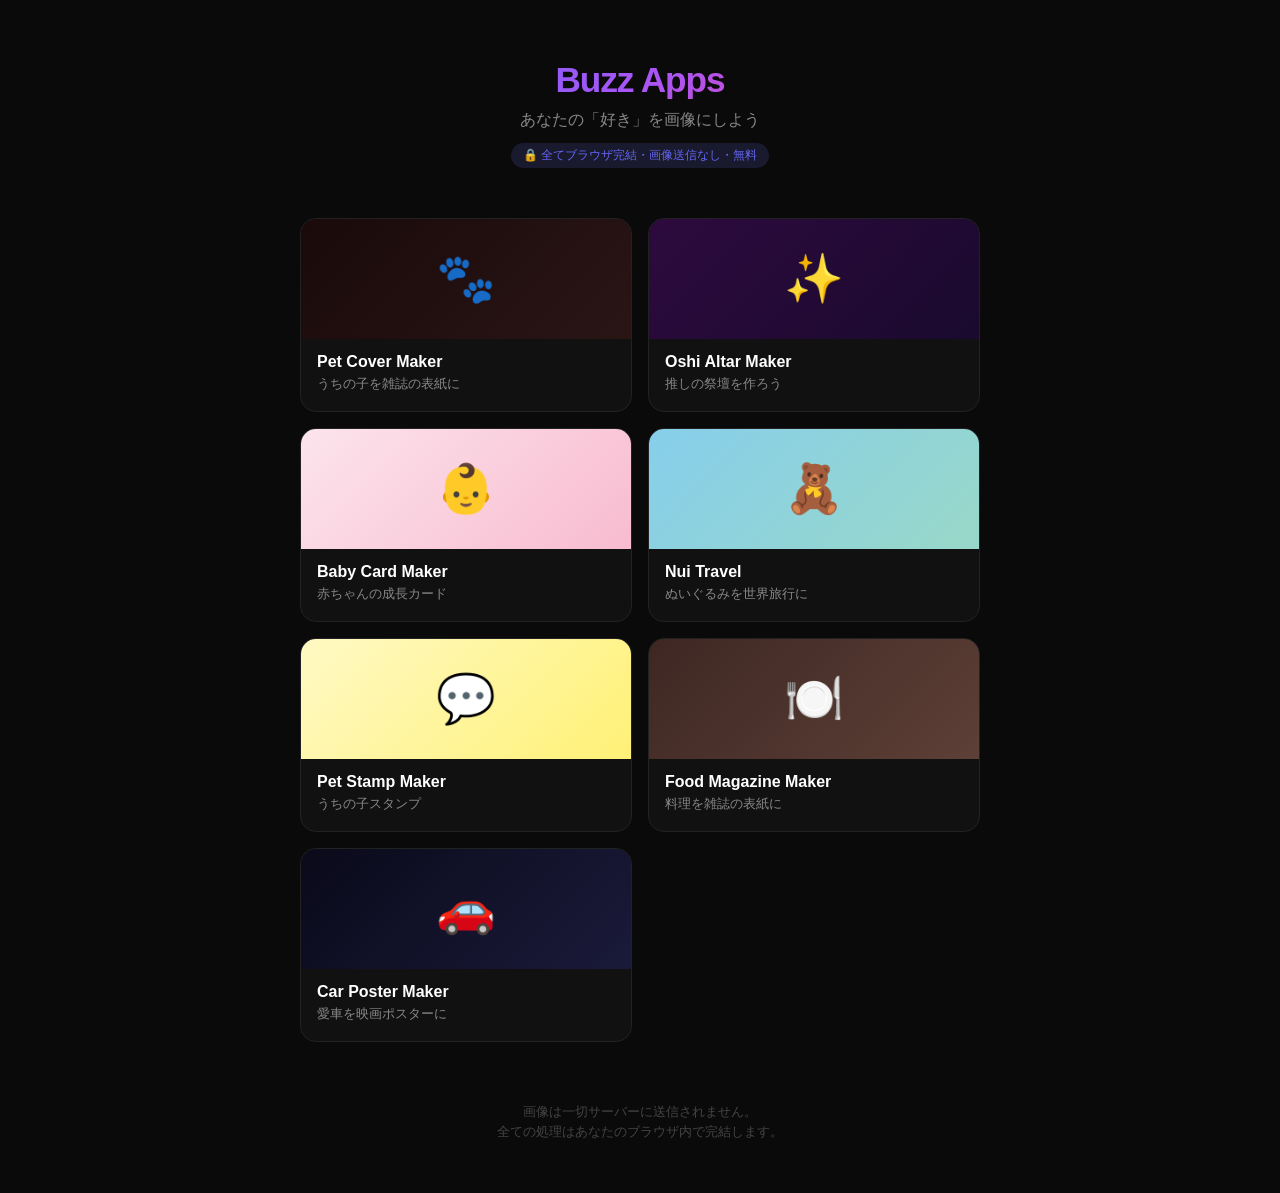
<file: index.html>
<!DOCTYPE html>
<html lang="ja">
<head>
  <meta charset="UTF-8">
  <meta name="viewport" content="width=device-width, initial-scale=1.0, viewport-fit=cover, maximum-scale=1">
  <title>Buzz Apps - 溺愛 × 画像加工</title>
  <meta name="description" content="あなたの「好き」を画像にしよう。全7種類、全てブラウザ完結・無料・画像送信なし。">
  <meta property="og:title" content="Buzz Apps - 溺愛 × 画像加工">
  <meta property="og:description" content="あなたの「好き」を画像にしよう。全7種類、無料。">
  <meta property="og:type" content="website">
  <meta name="apple-mobile-web-app-capable" content="yes">
  <meta name="theme-color" content="#0a0a0a">
  <style>
    * { margin: 0; padding: 0; box-sizing: border-box; }
    body {
      font-family: -apple-system, BlinkMacSystemFont, "Segoe UI", Roboto, sans-serif;
      background: #0a0a0a;
      color: #fff;
      min-height: 100vh;
      padding: env(safe-area-inset-top) env(safe-area-inset-right) env(safe-area-inset-bottom) env(safe-area-inset-left);
    }
    .container {
      max-width: 720px;
      margin: 0 auto;
      padding: 20px;
    }
    header {
      text-align: center;
      padding: 40px 0 30px;
    }
    header h1 {
      font-size: 2.2rem;
      font-weight: 800;
      letter-spacing: -0.03em;
      background: linear-gradient(135deg, #6366f1, #a855f7, #ec4899);
      -webkit-background-clip: text;
      -webkit-text-fill-color: transparent;
      background-clip: text;
    }
    header p {
      color: #888;
      margin-top: 10px;
      font-size: 1rem;
    }
    .badge {
      display: inline-block;
      background: #1a1a2e;
      color: #6366f1;
      padding: 4px 12px;
      border-radius: 20px;
      font-size: 0.75rem;
      margin-top: 12px;
    }
    .grid {
      display: grid;
      grid-template-columns: repeat(2, 1fr);
      gap: 16px;
      margin: 20px 0;
    }
    .card {
      background: #111;
      border: 1px solid #222;
      border-radius: 16px;
      overflow: hidden;
      text-decoration: none;
      color: #fff;
      transition: transform 0.15s, border-color 0.2s;
      -webkit-user-select: none;
      user-select: none;
    }
    .card:hover {
      transform: translateY(-2px);
      border-color: #444;
    }
    .card:active {
      transform: scale(0.98);
    }
    .card-visual {
      height: 120px;
      display: flex;
      align-items: center;
      justify-content: center;
      font-size: 3rem;
    }
    .card-body {
      padding: 14px 16px 18px;
    }
    .card-body h2 {
      font-size: 1rem;
      font-weight: 700;
      margin-bottom: 4px;
    }
    .card-body p {
      color: #888;
      font-size: 0.8rem;
      line-height: 1.4;
    }
    footer {
      text-align: center;
      padding: 40px 0 30px;
      color: #444;
      font-size: 0.8rem;
      line-height: 1.6;
    }
    @media (max-width: 480px) {
      .container { padding: 12px; }
      header h1 { font-size: 1.6rem; }
      .grid { gap: 10px; }
      .card-visual { height: 100px; font-size: 2.5rem; }
      .card-body { padding: 10px 12px 14px; }
      .card-body h2 { font-size: 0.9rem; }
    }
  </style>
</head>
<body>
  <div class="container">
    <header>
      <h1>Buzz Apps</h1>
      <p>あなたの「好き」を画像にしよう</p>
      <span class="badge">🔒 全てブラウザ完結・画像送信なし・無料</span>
    </header>

    <div class="grid">
      <a class="card" href="apps/pet-magazine/">
        <div class="card-visual" style="background:linear-gradient(135deg,#1a0a0a,#2a1515)">🐾</div>
        <div class="card-body">
          <h2>Pet Cover Maker</h2>
          <p>うちの子を雑誌の表紙に</p>
        </div>
      </a>

      <a class="card" href="apps/oshi-altar/">
        <div class="card-visual" style="background:linear-gradient(135deg,#2d0a3e,#1a0a2e)">✨</div>
        <div class="card-body">
          <h2>Oshi Altar Maker</h2>
          <p>推しの祭壇を作ろう</p>
        </div>
      </a>

      <a class="card" href="apps/baby-card/">
        <div class="card-visual" style="background:linear-gradient(135deg,#fce4ec,#f8bbd0)">👶</div>
        <div class="card-body">
          <h2>Baby Card Maker</h2>
          <p>赤ちゃんの成長カード</p>
        </div>
      </a>

      <a class="card" href="apps/nui-travel/">
        <div class="card-visual" style="background:linear-gradient(135deg,#87ceeb,#98d8c8)">🧸</div>
        <div class="card-body">
          <h2>Nui Travel</h2>
          <p>ぬいぐるみを世界旅行に</p>
        </div>
      </a>

      <a class="card" href="apps/pet-stamp/">
        <div class="card-visual" style="background:linear-gradient(135deg,#fff9c4,#fff176)">💬</div>
        <div class="card-body">
          <h2>Pet Stamp Maker</h2>
          <p>うちの子スタンプ</p>
        </div>
      </a>

      <a class="card" href="apps/food-magazine/">
        <div class="card-visual" style="background:linear-gradient(135deg,#3e2723,#5d4037)">🍽️</div>
        <div class="card-body">
          <h2>Food Magazine Maker</h2>
          <p>料理を雑誌の表紙に</p>
        </div>
      </a>

      <a class="card" href="apps/car-poster/">
        <div class="card-visual" style="background:linear-gradient(135deg,#0a0a1a,#1a1a3a)">🚗</div>
        <div class="card-body">
          <h2>Car Poster Maker</h2>
          <p>愛車を映画ポスターに</p>
        </div>
      </a>
    </div>

    <footer>
      <p>画像は一切サーバーに送信されません。<br>全ての処理はあなたのブラウザ内で完結します。</p>
    </footer>
  </div>
</body>
</html>
</file>
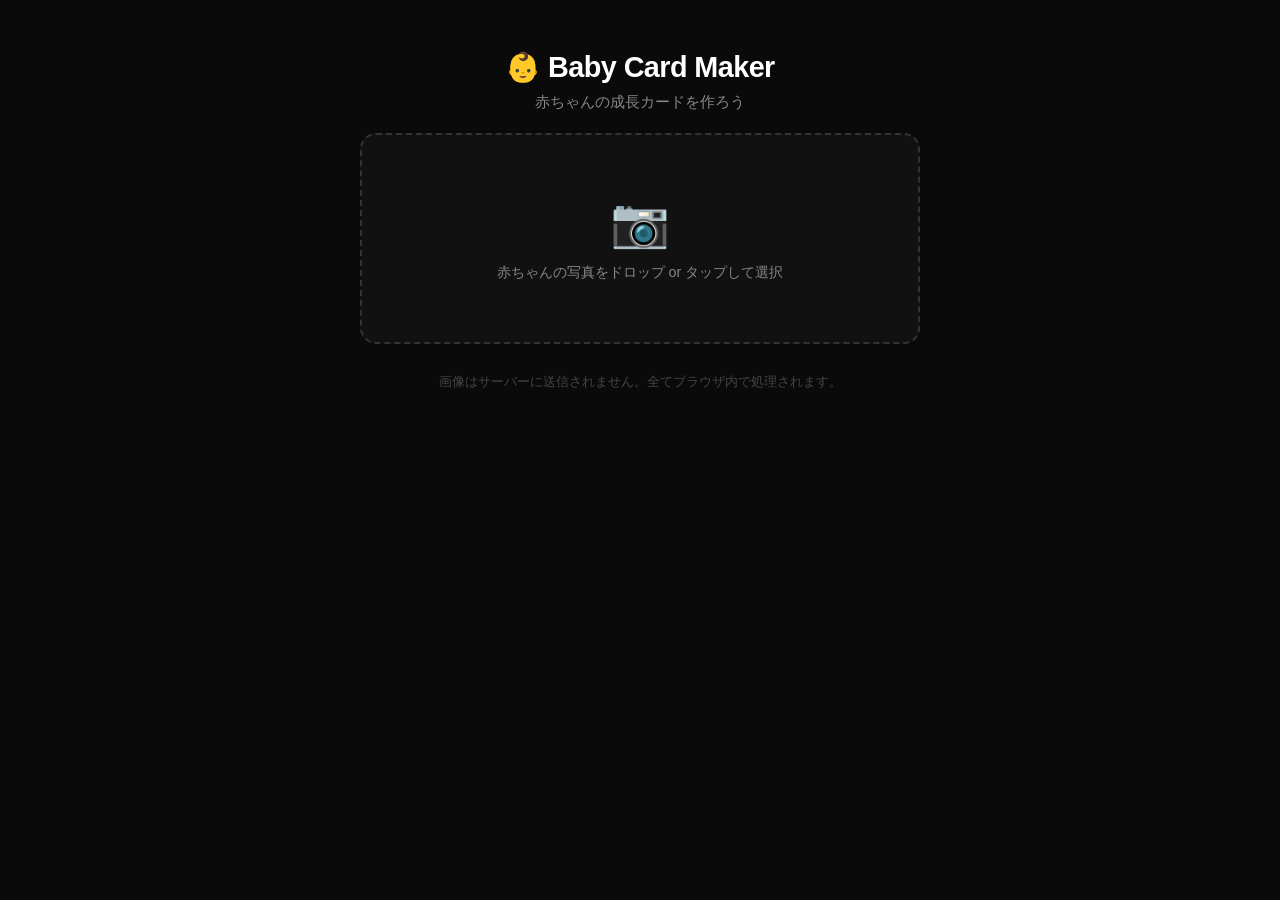
<file: apps/baby-card/index.html>
<!DOCTYPE html>
<html lang="ja">
<head>
  <meta charset="UTF-8">
  <meta name="viewport" content="width=device-width, initial-scale=1.0, viewport-fit=cover, maximum-scale=1">
  <title>Baby Card Maker - 赤ちゃんの成長カードを作ろう</title>
  <meta name="description" content="赤ちゃんの写真から月齢入り成長記録カードを作成。全処理ブラウザ完結、画像はどこにも送信されません。">
  <!-- OGP: SNSシェア時の表示 -->
  <meta property="og:title" content="Baby Card Maker - 赤ちゃんの成長カードを作ろう">
  <meta property="og:description" content="赤ちゃんの成長をかわいいカードに 👶✨">
  <meta property="og:type" content="website">
  <!-- スマホ: フルスクリーン/PWA風 -->
  <meta name="apple-mobile-web-app-capable" content="yes">
  <meta name="apple-mobile-web-app-status-bar-style" content="black-translucent">
  <meta name="theme-color" content="#0a0a0a">
  <link rel="stylesheet" href="../../shared/style.css">
  <link rel="stylesheet" href="style.css">
</head>
<body>
  <div class="container">
    <header class="app-header">
      <h1>👶 Baby Card Maker</h1>
      <p>赤ちゃんの成長カードを作ろう</p>
    </header>

    <!-- Step 1: アップロード -->
    <div id="upload-section">
      <div class="drop-zone" id="drop-zone">
        <div class="icon">📷</div>
        <div class="text">赤ちゃんの写真をドロップ or タップして選択</div>
      </div>
    </div>

    <!-- 月齢・名前入力 -->
    <div id="input-section" style="display:none">
      <div class="input-row">
        <input type="number" id="input-months" class="input-field" min="0" max="36" placeholder="月齢">
        <span class="input-label">ヶ月</span>
      </div>
      <div class="input-row">
        <input type="text" id="input-name" class="input-field input-field-name" placeholder="お名前（任意）">
      </div>
    </div>

    <!-- Step 2: テンプレ選択 -->
    <div id="template-section" style="display:none">
      <p style="text-align:center; margin-bottom:12px; color:#aaa; font-size:0.9rem">カードスタイルを選択</p>
      <div class="template-grid" id="template-grid"></div>
    </div>

    <!-- プログレス -->
    <div id="progress-section" style="display:none">
      <div class="progress-bar">
        <div class="progress-fill" id="progress-fill"></div>
      </div>
      <div class="status" id="status">背景を処理中...</div>
    </div>

    <!-- Step 3: プレビュー & 操作 -->
    <div id="result-section" style="display:none">
      <div class="preview-area">
        <canvas id="canvas"></canvas>
      </div>
      <div class="btn-row">
        <button class="btn btn-primary" id="btn-download">💾 保存</button>
        <a class="btn btn-share" id="btn-share" target="_blank" rel="noopener">𝕏 シェア</a>
      </div>
      <div class="btn-row">
        <button class="btn btn-primary" id="btn-retry" style="background:#222;color:#fff">🔄 別の写真で作る</button>
      </div>
    </div>

    <footer class="app-footer">
      <p>画像はサーバーに送信されません。全てブラウザ内で処理されます。</p>
    </footer>
  </div>

  <script type="module" src="app.js"></script>
</body>
</html>
</file>
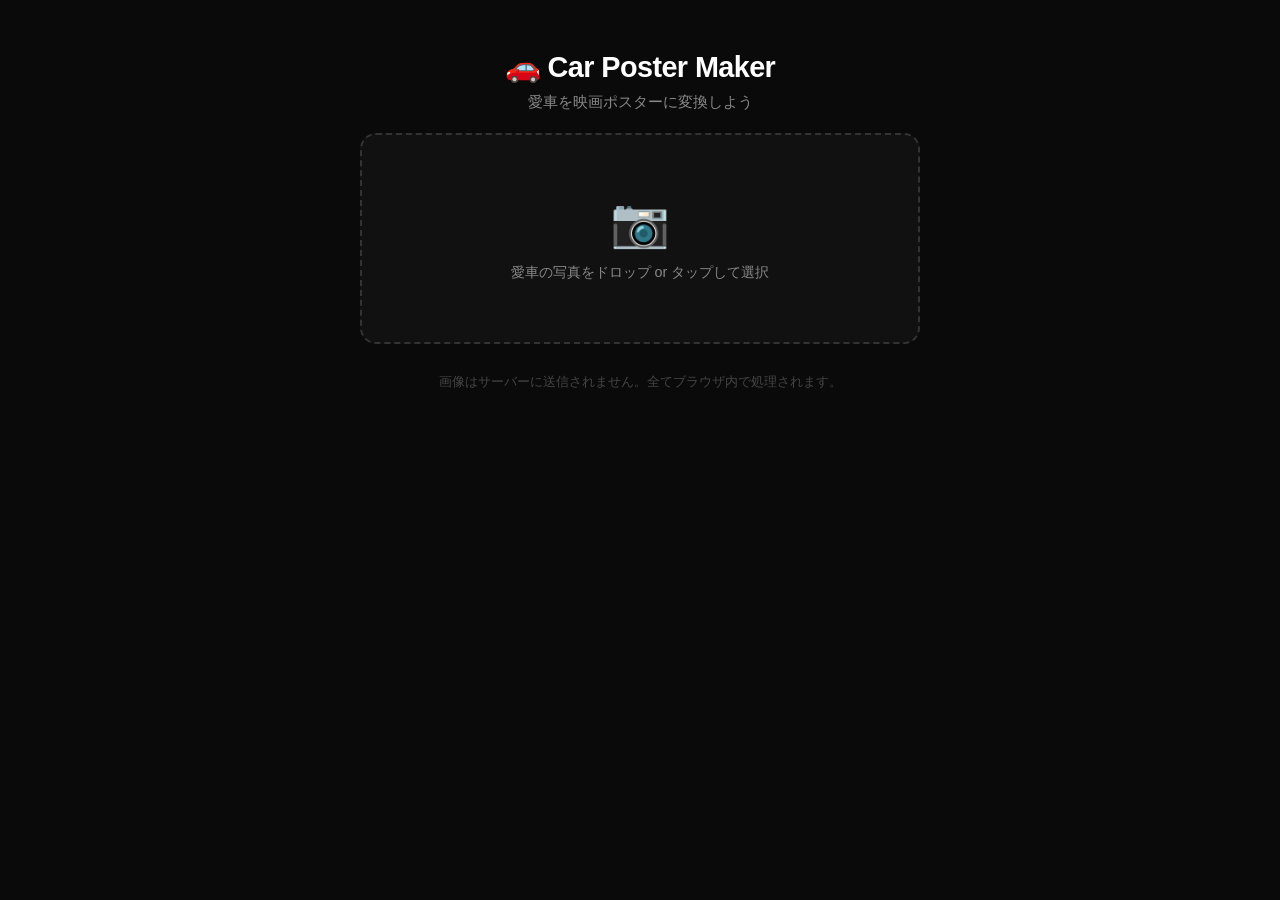
<file: apps/car-poster/index.html>
<!DOCTYPE html>
<html lang="ja">
<head>
  <meta charset="UTF-8">
  <meta name="viewport" content="width=device-width, initial-scale=1.0, viewport-fit=cover, maximum-scale=1">
  <title>Car Poster Maker - 愛車を映画ポスターに</title>
  <meta name="description" content="車の写真をアップロードして映画ポスター風に変換。全処理ブラウザ完結、画像はどこにも送信されません。">
  <!-- OGP: SNSシェア時の表示 -->
  <meta property="og:title" content="Car Poster Maker - 愛車を映画ポスターに">
  <meta property="og:description" content="愛車が映画の主役に 🚗🎬">
  <meta property="og:type" content="website">
  <!-- スマホ: フルスクリーン/PWA風 -->
  <meta name="apple-mobile-web-app-capable" content="yes">
  <meta name="apple-mobile-web-app-status-bar-style" content="black-translucent">
  <meta name="theme-color" content="#0a0a0a">
  <link rel="stylesheet" href="../../shared/style.css">
  <link rel="stylesheet" href="style.css">
</head>
<body>
  <div class="container">
    <header class="app-header">
      <h1>🚗 Car Poster Maker</h1>
      <p>愛車を映画ポスターに変換しよう</p>
    </header>

    <!-- Step 1: アップロード -->
    <div id="upload-section">
      <div class="drop-zone" id="drop-zone">
        <div class="icon">📷</div>
        <div class="text">愛車の写真をドロップ or タップして選択</div>
      </div>
    </div>

    <!-- Step 2: テンプレ選択 -->
    <div id="template-section" style="display:none">
      <p style="text-align:center; margin-bottom:12px; color:#aaa; font-size:0.9rem">ポスタースタイルを選択</p>
      <div class="template-grid" id="template-grid"></div>
    </div>

    <!-- プログレス -->
    <div id="progress-section" style="display:none">
      <div class="progress-bar">
        <div class="progress-fill" id="progress-fill"></div>
      </div>
      <div class="status" id="status">背景を処理中...</div>
    </div>

    <!-- Step 3: プレビュー & 操作 -->
    <div id="result-section" style="display:none">
      <div class="preview-area">
        <canvas id="canvas"></canvas>
      </div>
      <div class="btn-row">
        <button class="btn btn-primary" id="btn-download">💾 保存</button>
        <a class="btn btn-share" id="btn-share" target="_blank" rel="noopener">𝕏 シェア</a>
      </div>
      <div class="btn-row">
        <button class="btn btn-primary" id="btn-retry" style="background:#222;color:#fff">🔄 別の写真で作る</button>
      </div>
    </div>

    <footer class="app-footer">
      <p>画像はサーバーに送信されません。全てブラウザ内で処理されます。</p>
    </footer>
  </div>

  <script type="module" src="app.js"></script>
</body>
</html>
</file>
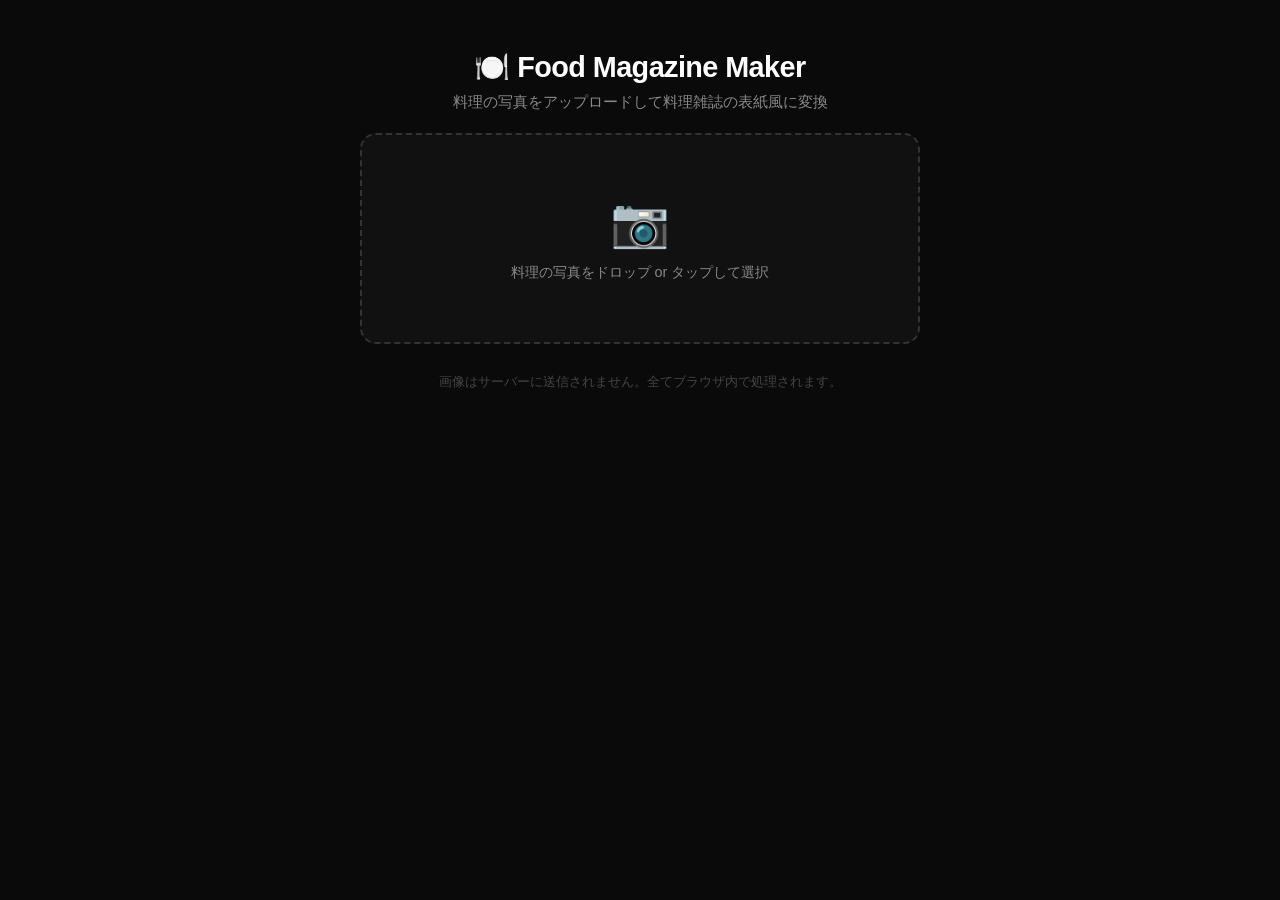
<file: apps/food-magazine/index.html>
<!DOCTYPE html>
<html lang="ja">
<head>
  <meta charset="UTF-8">
  <meta name="viewport" content="width=device-width, initial-scale=1.0, viewport-fit=cover, maximum-scale=1">
  <title>Food Magazine Maker - 料理を雑誌の表紙に</title>
  <meta name="description" content="料理の写真をアップロードするだけで、料理雑誌の表紙風画像に変換。全処理ブラウザ完結、画像はどこにも送信されません。">
  <!-- OGP: SNSシェア時の表示 -->
  <meta property="og:title" content="Food Magazine Maker - 料理を雑誌の表紙に">
  <meta property="og:description" content="あなたの料理が雑誌の表紙に 🍽️✨">
  <meta property="og:type" content="website">
  <!-- スマホ: フルスクリーン/PWA風 -->
  <meta name="apple-mobile-web-app-capable" content="yes">
  <meta name="apple-mobile-web-app-status-bar-style" content="black-translucent">
  <meta name="theme-color" content="#0a0a0a">
  <link rel="stylesheet" href="../../shared/style.css">
  <link rel="stylesheet" href="style.css">
</head>
<body>
  <div class="container">
    <header class="app-header">
      <h1>🍽️ Food Magazine Maker</h1>
      <p>料理の写真をアップロードして料理雑誌の表紙風に変換</p>
    </header>

    <!-- Step 1: アップロード -->
    <div id="upload-section">
      <div class="drop-zone" id="drop-zone">
        <div class="icon">📷</div>
        <div class="text">料理の写真をドロップ or タップして選択</div>
      </div>
    </div>

    <!-- Step 2: テンプレ選択 -->
    <div id="template-section" style="display:none">
      <p style="text-align:center; margin-bottom:12px; color:#aaa; font-size:0.9rem">表紙スタイルを選択</p>
      <div class="template-grid" id="template-grid"></div>
    </div>

    <!-- プログレス -->
    <div id="progress-section" style="display:none">
      <div class="progress-bar">
        <div class="progress-fill" id="progress-fill"></div>
      </div>
      <div class="status" id="status">画像を準備中...</div>
    </div>

    <!-- Step 3: プレビュー & 操作 -->
    <div id="result-section" style="display:none">
      <div class="preview-area">
        <canvas id="canvas"></canvas>
      </div>
      <div class="btn-row">
        <button class="btn btn-primary" id="btn-download">💾 保存</button>
        <a class="btn btn-share" id="btn-share" target="_blank" rel="noopener">𝕏 シェア</a>
      </div>
      <div class="btn-row">
        <button class="btn btn-primary" id="btn-retry" style="background:#222;color:#fff">🔄 別の写真で作る</button>
      </div>
    </div>

    <footer class="app-footer">
      <p>画像はサーバーに送信されません。全てブラウザ内で処理されます。</p>
    </footer>
  </div>

  <script type="module" src="app.js"></script>
</body>
</html>
</file>
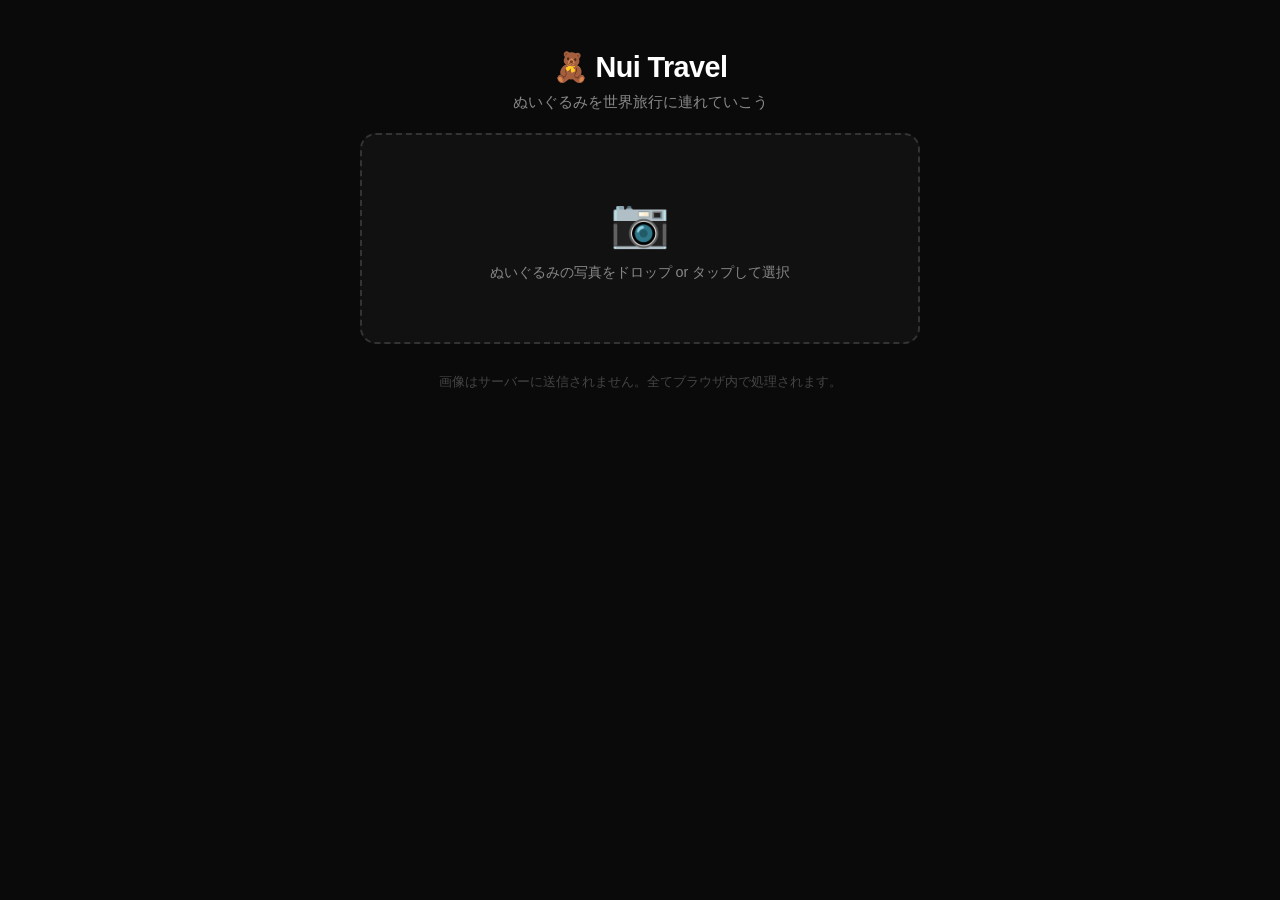
<file: apps/nui-travel/index.html>
<!DOCTYPE html>
<html lang="ja">
<head>
  <meta charset="UTF-8">
  <meta name="viewport" content="width=device-width, initial-scale=1.0, viewport-fit=cover, maximum-scale=1">
  <title>Nui Travel - ぬいぐるみを世界旅行に連れていこう</title>
  <meta name="description" content="ぬいぐるみの写真をアップロードして世界の名所に合成。全処理ブラウザ完結、画像はどこにも送信されません。">
  <!-- OGP: SNSシェア時の表示 -->
  <meta property="og:title" content="Nui Travel - ぬいぐるみを世界旅行に連れていこう">
  <meta property="og:description" content="ぬいぐるみと世界旅行しよう 🧸✈️">
  <meta property="og:type" content="website">
  <!-- スマホ: フルスクリーン/PWA風 -->
  <meta name="apple-mobile-web-app-capable" content="yes">
  <meta name="apple-mobile-web-app-status-bar-style" content="black-translucent">
  <meta name="theme-color" content="#0a0a0a">
  <link rel="stylesheet" href="../../shared/style.css">
  <link rel="stylesheet" href="style.css">
</head>
<body>
  <div class="container">
    <header class="app-header">
      <h1>🧸 Nui Travel</h1>
      <p>ぬいぐるみを世界旅行に連れていこう</p>
    </header>

    <!-- Step 1: アップロード -->
    <div id="upload-section">
      <div class="drop-zone" id="drop-zone">
        <div class="icon">📷</div>
        <div class="text">ぬいぐるみの写真をドロップ or タップして選択</div>
      </div>
    </div>

    <!-- Step 2: テンプレ選択 -->
    <div id="template-section" style="display:none">
      <p style="text-align:center; margin-bottom:12px; color:#aaa; font-size:0.9rem">旅行先を選択</p>
      <div class="template-grid" id="template-grid"></div>
    </div>

    <!-- プログレス -->
    <div id="progress-section" style="display:none">
      <div class="progress-bar">
        <div class="progress-fill" id="progress-fill"></div>
      </div>
      <div class="status" id="status">背景を処理中...</div>
    </div>

    <!-- Step 3: プレビュー & 操作 -->
    <div id="result-section" style="display:none">
      <div class="preview-area">
        <canvas id="canvas"></canvas>
      </div>
      <div class="btn-row">
        <button class="btn btn-primary" id="btn-download">💾 保存</button>
        <a class="btn btn-share" id="btn-share" target="_blank" rel="noopener">𝕏 シェア</a>
      </div>
      <div class="btn-row">
        <button class="btn btn-primary" id="btn-retry" style="background:#222;color:#fff">🔄 別の写真で作る</button>
      </div>
    </div>

    <footer class="app-footer">
      <p>画像はサーバーに送信されません。全てブラウザ内で処理されます。</p>
    </footer>
  </div>

  <script type="module" src="app.js"></script>
</body>
</html>
</file>
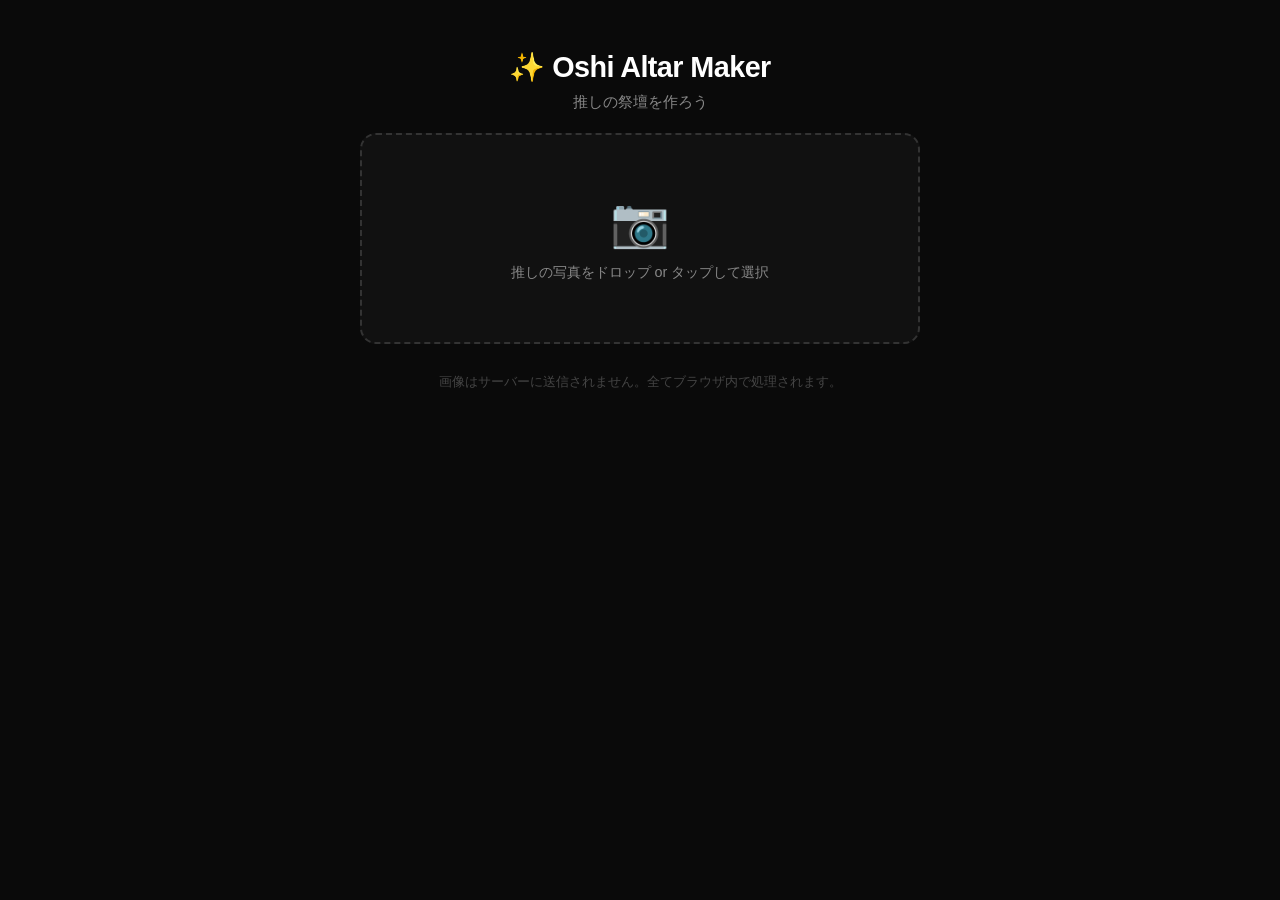
<file: apps/oshi-altar/index.html>
<!DOCTYPE html>
<html lang="ja">
<head>
  <meta charset="UTF-8">
  <meta name="viewport" content="width=device-width, initial-scale=1.0, viewport-fit=cover, maximum-scale=1">
  <title>Oshi Altar Maker - 推しの祭壇を作ろう</title>
  <meta name="description" content="推しの写真をアップロードして祭壇/痛バ風画像を作ろう。全処理ブラウザ完結、画像はどこにも送信されません。">
  <!-- OGP: SNSシェア時の表示 -->
  <meta property="og:title" content="Oshi Altar Maker - 推しの祭壇を作ろう">
  <meta property="og:description" content="推しの写真で最高の祭壇を作ろう ✨🙏">
  <meta property="og:type" content="website">
  <!-- スマホ: フルスクリーン/PWA風 -->
  <meta name="apple-mobile-web-app-capable" content="yes">
  <meta name="apple-mobile-web-app-status-bar-style" content="black-translucent">
  <meta name="theme-color" content="#0a0a0a">
  <link rel="stylesheet" href="../../shared/style.css">
  <link rel="stylesheet" href="style.css">
</head>
<body>
  <div class="container">
    <header class="app-header">
      <h1>✨ Oshi Altar Maker</h1>
      <p>推しの祭壇を作ろう</p>
    </header>

    <!-- Step 1: アップロード -->
    <div id="upload-section">
      <div class="drop-zone" id="drop-zone">
        <div class="icon">📷</div>
        <div class="text">推しの写真をドロップ or タップして選択</div>
      </div>
    </div>

    <!-- Step 2: テンプレ選択 -->
    <div id="template-section" style="display:none">
      <p style="text-align:center; margin-bottom:12px; color:#aaa; font-size:0.9rem">祭壇スタイルを選択</p>
      <div class="template-grid" id="template-grid"></div>
    </div>

    <!-- プログレス -->
    <div id="progress-section" style="display:none">
      <div class="progress-bar">
        <div class="progress-fill" id="progress-fill"></div>
      </div>
      <div class="status" id="status">背景を処理中...</div>
    </div>

    <!-- Step 3: プレビュー & 操作 -->
    <div id="result-section" style="display:none">
      <div class="preview-area">
        <canvas id="canvas"></canvas>
      </div>
      <div class="btn-row">
        <button class="btn btn-primary" id="btn-download">💾 保存</button>
        <a class="btn btn-share" id="btn-share" target="_blank" rel="noopener">𝕏 シェア</a>
      </div>
      <div class="btn-row">
        <button class="btn btn-primary" id="btn-retry" style="background:#222;color:#fff">🔄 別の写真で作る</button>
      </div>
    </div>

    <footer class="app-footer">
      <p>画像はサーバーに送信されません。全てブラウザ内で処理されます。</p>
    </footer>
  </div>

  <script type="module" src="app.js"></script>
</body>
</html>
</file>
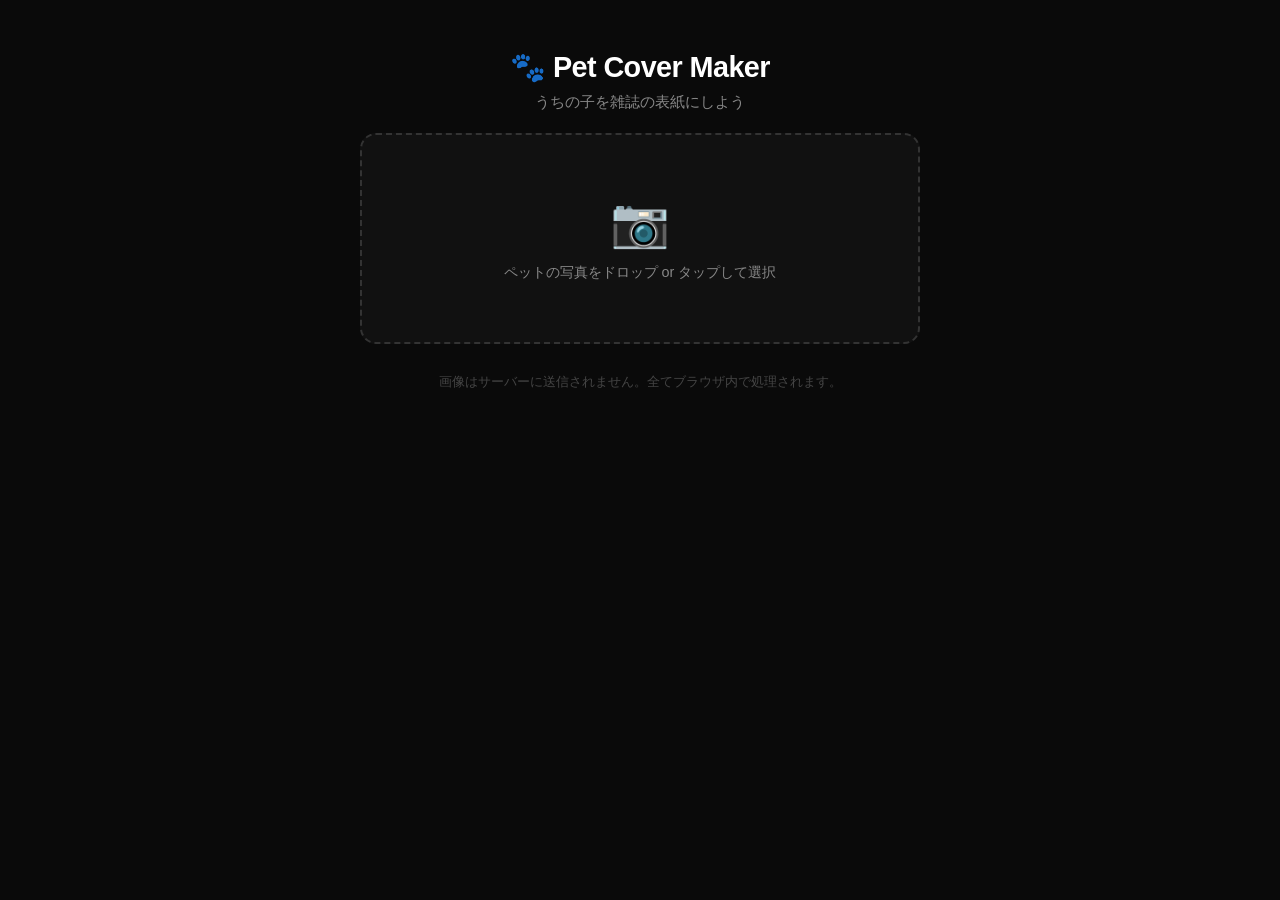
<file: apps/pet-magazine/index.html>
<!DOCTYPE html>
<html lang="ja">
<head>
  <meta charset="UTF-8">
  <meta name="viewport" content="width=device-width, initial-scale=1.0, viewport-fit=cover, maximum-scale=1">
  <title>Pet Cover Maker - うちの子を雑誌の表紙に</title>
  <meta name="description" content="ペットの写真をアップロードするだけで、雑誌の表紙風画像に変換。全処理ブラウザ完結、画像はどこにも送信されません。">
  <!-- OGP: SNSシェア時の表示 -->
  <meta property="og:title" content="Pet Cover Maker - うちの子を雑誌の表紙に">
  <meta property="og:description" content="ペットの写真を雑誌の表紙にしよう 🐱📖">
  <meta property="og:type" content="website">
  <!-- スマホ: フルスクリーン/PWA風 -->
  <meta name="apple-mobile-web-app-capable" content="yes">
  <meta name="apple-mobile-web-app-status-bar-style" content="black-translucent">
  <meta name="theme-color" content="#0a0a0a">
  <link rel="stylesheet" href="../../shared/style.css">
  <link rel="stylesheet" href="style.css">
</head>
<body>
  <div class="container">
    <header class="app-header">
      <h1>🐾 Pet Cover Maker</h1>
      <p>うちの子を雑誌の表紙にしよう</p>
    </header>

    <!-- Step 1: アップロード -->
    <div id="upload-section">
      <div class="drop-zone" id="drop-zone">
        <div class="icon">📷</div>
        <div class="text">ペットの写真をドロップ or タップして選択</div>
      </div>
    </div>

    <!-- Step 2: テンプレ選択 -->
    <div id="template-section" style="display:none">
      <p style="text-align:center; margin-bottom:12px; color:#aaa; font-size:0.9rem">表紙スタイルを選択</p>
      <div class="template-grid" id="template-grid"></div>
    </div>

    <!-- プログレス -->
    <div id="progress-section" style="display:none">
      <div class="progress-bar">
        <div class="progress-fill" id="progress-fill"></div>
      </div>
      <div class="status" id="status">背景を処理中...</div>
    </div>

    <!-- Step 3: プレビュー & 操作 -->
    <div id="result-section" style="display:none">
      <div class="preview-area">
        <canvas id="canvas"></canvas>
      </div>
      <div class="btn-row">
        <button class="btn btn-primary" id="btn-download">💾 保存</button>
        <a class="btn btn-share" id="btn-share" target="_blank" rel="noopener">𝕏 シェア</a>
      </div>
      <div class="btn-row">
        <button class="btn btn-primary" id="btn-retry" style="background:#222;color:#fff">🔄 別の写真で作る</button>
      </div>
    </div>

    <footer class="app-footer">
      <p>画像はサーバーに送信されません。全てブラウザ内で処理されます。</p>
    </footer>
  </div>

  <script type="module" src="app.js"></script>
</body>
</html>
</file>
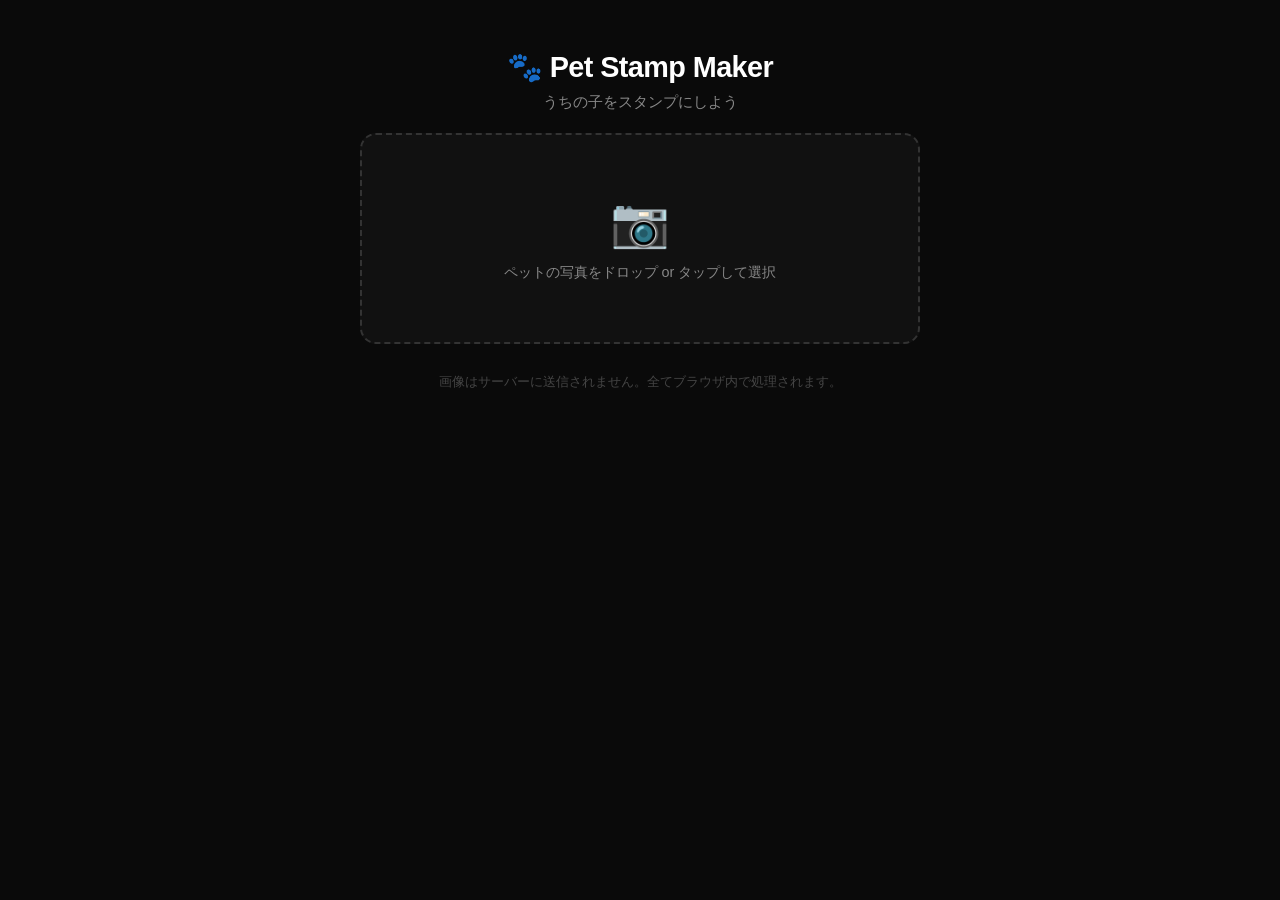
<file: apps/pet-stamp/index.html>
<!DOCTYPE html>
<html lang="ja">
<head>
  <meta charset="UTF-8">
  <meta name="viewport" content="width=device-width, initial-scale=1.0, viewport-fit=cover, maximum-scale=1">
  <title>Pet Stamp Maker - うちの子スタンプ</title>
  <meta name="description" content="ペットの写真からLINEスタンプ風の画像を作成。全処理ブラウザ完結、画像はどこにも送信されません。">
  <!-- OGP: SNSシェア時の表示 -->
  <meta property="og:title" content="Pet Stamp Maker - うちの子スタンプ">
  <meta property="og:description" content="うちの子をスタンプにしよう 🐾💬">
  <meta property="og:type" content="website">
  <!-- スマホ: フルスクリーン/PWA風 -->
  <meta name="apple-mobile-web-app-capable" content="yes">
  <meta name="apple-mobile-web-app-status-bar-style" content="black-translucent">
  <meta name="theme-color" content="#0a0a0a">
  <link rel="stylesheet" href="../../shared/style.css">
  <link rel="stylesheet" href="style.css">
</head>
<body>
  <div class="container">
    <header class="app-header">
      <h1>🐾 Pet Stamp Maker</h1>
      <p>うちの子をスタンプにしよう</p>
    </header>

    <!-- Step 1: アップロード -->
    <div id="upload-section">
      <div class="drop-zone" id="drop-zone">
        <div class="icon">📷</div>
        <div class="text">ペットの写真をドロップ or タップして選択</div>
      </div>
    </div>

    <!-- Step 2: テキスト入力 + テンプレ選択 -->
    <div id="template-section" style="display:none">
      <div class="input-row">
        <input type="text" id="input-text" class="input-field-text" placeholder="セリフを入力（例：おはよう）" maxlength="10">
      </div>
      <p style="text-align:center; margin-bottom:12px; color:#aaa; font-size:0.9rem">スタンプスタイルを選択</p>
      <div class="template-grid" id="template-grid"></div>
    </div>

    <!-- プログレス -->
    <div id="progress-section" style="display:none">
      <div class="progress-bar">
        <div class="progress-fill" id="progress-fill"></div>
      </div>
      <div class="status" id="status">背景を処理中...</div>
    </div>

    <!-- Step 3: プレビュー & 操作 -->
    <div id="result-section" style="display:none">
      <div class="preview-area">
        <canvas id="canvas"></canvas>
      </div>
      <div class="btn-row">
        <button class="btn btn-primary" id="btn-download">💾 保存</button>
        <a class="btn btn-share" id="btn-share" target="_blank" rel="noopener">𝕏 シェア</a>
      </div>
      <div class="btn-row">
        <button class="btn btn-primary" id="btn-retry" style="background:#222;color:#fff">🔄 別の写真で作る</button>
      </div>
    </div>

    <footer class="app-footer">
      <p>画像はサーバーに送信されません。全てブラウザ内で処理されます。</p>
    </footer>
  </div>

  <script type="module" src="app.js"></script>
</body>
</html>
</file>
<file: shared/style.css>
/* 共通スタイル: 全アプリで使う基盤CSS */

* {
  margin: 0;
  padding: 0;
  box-sizing: border-box;
}

body {
  font-family: -apple-system, BlinkMacSystemFont, "Segoe UI", Roboto, sans-serif;
  background: #0a0a0a;
  color: #fff;
  min-height: 100vh;
  display: flex;
  flex-direction: column;
  align-items: center;
}

.container {
  max-width: 600px;
  width: 100%;
  padding: 20px;
  margin: 0 auto;
}

/* ヘッダー */
.app-header {
  text-align: center;
  padding: 30px 0 20px;
}
.app-header h1 {
  font-size: 1.8rem;
  font-weight: 800;
  letter-spacing: -0.02em;
}
.app-header p {
  color: #888;
  margin-top: 8px;
  font-size: 0.95rem;
}

/* アップロードエリア */
.drop-zone {
  border: 2px dashed #333;
  border-radius: 16px;
  padding: 60px 20px;
  text-align: center;
  cursor: pointer;
  transition: all 0.2s;
  background: #111;
}
.drop-zone:hover,
.drop-zone.drag-over {
  border-color: #fff;
  background: #1a1a1a;
}
.drop-zone .icon {
  font-size: 3rem;
  margin-bottom: 12px;
}
.drop-zone .text {
  color: #888;
  font-size: 0.9rem;
}

/* プログレスバー */
.progress-bar {
  width: 100%;
  height: 6px;
  background: #222;
  border-radius: 3px;
  margin: 20px 0;
  overflow: hidden;
}
.progress-fill {
  height: 100%;
  background: linear-gradient(90deg, #6366f1, #a855f7);
  border-radius: 3px;
  width: 0%;
  transition: width 0.3s;
}

/* プレビュー */
.preview-area {
  position: relative;
  border-radius: 12px;
  overflow: hidden;
  margin: 20px 0;
  background: #111;
}
.preview-area canvas {
  width: 100%;
  height: auto;
  display: block;
}

/* ボタン */
.btn-row {
  display: flex;
  gap: 12px;
  margin: 16px 0;
}
.btn {
  flex: 1;
  padding: 14px 20px;
  border: none;
  border-radius: 12px;
  font-size: 1rem;
  font-weight: 600;
  cursor: pointer;
  transition: transform 0.1s, opacity 0.2s;
  text-decoration: none;
  text-align: center;
  display: inline-flex;
  align-items: center;
  justify-content: center;
  gap: 8px;
}
.btn:active {
  transform: scale(0.97);
}
.btn-primary {
  background: #fff;
  color: #000;
}
.btn-share {
  background: #1d9bf0;
  color: #fff;
}
.btn:disabled {
  opacity: 0.4;
  cursor: not-allowed;
}

/* ステータスメッセージ */
.status {
  text-align: center;
  color: #888;
  font-size: 0.85rem;
  min-height: 20px;
  margin: 8px 0;
}

/* テンプレ選択（アプリごとに使う） */
.template-grid {
  display: grid;
  grid-template-columns: repeat(3, 1fr);
  gap: 8px;
  margin: 16px 0;
}
.template-option {
  border: 2px solid #333;
  border-radius: 8px;
  padding: 8px;
  cursor: pointer;
  text-align: center;
  font-size: 0.8rem;
  transition: border-color 0.2s;
}
.template-option.selected {
  border-color: #a855f7;
}
.template-option:hover {
  border-color: #666;
}

/* フッター */
.app-footer {
  text-align: center;
  padding: 30px 0;
  color: #444;
  font-size: 0.8rem;
}
.app-footer a {
  color: #666;
}

/* スマホ最適化 */

/* タップ領域を大きく、ホバーなし */
@media (hover: none) and (pointer: coarse) {
  .drop-zone {
    padding: 50px 16px;
    border-width: 3px;
    -webkit-tap-highlight-color: transparent;
  }
  .drop-zone .text {
    font-size: 1rem;
  }
  .drop-zone .icon {
    font-size: 3.5rem;
  }
  .btn {
    padding: 16px 20px;
    font-size: 1.1rem;
    min-height: 52px; /* iOS最小タップ領域 */
  }
  .template-option {
    padding: 10px;
    font-size: 0.85rem;
  }
}

/* セーフエリア対応（ノッチ・角丸端末） */
body {
  padding-top: env(safe-area-inset-top);
  padding-bottom: env(safe-area-inset-bottom);
  padding-left: env(safe-area-inset-left);
  padding-right: env(safe-area-inset-right);
}

/* PWA感: スクロールのバウンス防止 */
html {
  overscroll-behavior: none;
}

/* テキスト選択の防止（アプリっぽく） */
.drop-zone,
.btn,
.template-option {
  -webkit-user-select: none;
  user-select: none;
}

/* レスポンシブ */
@media (max-width: 480px) {
  .container {
    padding: 12px;
  }
  .app-header h1 {
    font-size: 1.4rem;
  }
  .app-header p {
    font-size: 0.85rem;
  }
  .template-grid {
    grid-template-columns: repeat(3, 1fr);
    gap: 6px;
  }
}
</file>
<file: apps/baby-card/style.css>
/* baby-card 固有スタイル */

/* テンプレートのサムネイル */
.template-option .preview-thumb {
  width: 100%;
  aspect-ratio: 1 / 1;
  border-radius: 4px;
  margin-bottom: 4px;
  display: flex;
  align-items: center;
  justify-content: center;
  font-size: 2rem;
}

/* 月齢・名前入力フィールド */
.input-row {
  display: flex;
  gap: 8px;
  margin: 12px 0;
  align-items: center;
  justify-content: center;
}

.input-field {
  background: #222;
  border: 1px solid #444;
  border-radius: 8px;
  color: #fff;
  padding: 10px 14px;
  font-size: 1rem;
  width: 80px;
  text-align: center;
}

.input-field-name {
  width: 160px;
}

.input-label {
  color: #888;
  font-size: 0.9rem;
}
</file>
<file: apps/car-poster/style.css>
/* car-poster 固有スタイル */

/* テンプレートのサムネイル（横長比率） */
.template-option .preview-thumb {
  width: 100%;
  aspect-ratio: 3 / 2;
  border-radius: 4px;
  margin-bottom: 4px;
  display: flex;
  align-items: center;
  justify-content: center;
  font-size: 2rem;
}
</file>
<file: apps/food-magazine/style.css>
/* food-magazine 固有スタイル */

/* テンプレートのサムネイル */
.template-option .preview-thumb {
  width: 100%;
  aspect-ratio: 3 / 4;
  border-radius: 4px;
  margin-bottom: 4px;
  display: flex;
  align-items: center;
  justify-content: center;
  font-size: 2rem;
}
</file>
<file: apps/nui-travel/style.css>
/* nui-travel 固有スタイル */

/* テンプレートのサムネイル（横長比率） */
.template-option .preview-thumb {
  width: 100%;
  aspect-ratio: 4 / 3;
  border-radius: 4px;
  margin-bottom: 4px;
  display: flex;
  align-items: center;
  justify-content: center;
  font-size: 2rem;
}
</file>
<file: apps/oshi-altar/style.css>
/* oshi-altar 固有スタイル */

/* テンプレートのサムネイル */
.template-option .preview-thumb {
  width: 100%;
  aspect-ratio: 3 / 4;
  border-radius: 4px;
  margin-bottom: 4px;
  display: flex;
  align-items: center;
  justify-content: center;
  font-size: 2rem;
}
</file>
<file: apps/pet-magazine/style.css>
/* pet-magazine 固有スタイル */

/* テンプレートのサムネイル */
.template-option .preview-thumb {
  width: 100%;
  aspect-ratio: 3 / 4;
  border-radius: 4px;
  margin-bottom: 4px;
  display: flex;
  align-items: center;
  justify-content: center;
  font-size: 2rem;
}

/* 雑誌表紙プレビューのオーバーレイテキスト */
.magazine-overlay {
  position: absolute;
  top: 0;
  left: 0;
  right: 0;
  bottom: 0;
  pointer-events: none;
}
</file>
<file: apps/pet-stamp/style.css>
/* pet-stamp 固有スタイル */

/* テンプレートのサムネイル */
.template-option .preview-thumb {
  width: 100%;
  aspect-ratio: 37 / 32;
  border-radius: 4px;
  margin-bottom: 4px;
  display: flex;
  align-items: center;
  justify-content: center;
  font-size: 2rem;
}

/* テキスト入力行 */
.input-row {
  display: flex;
  gap: 8px;
  margin: 12px 0;
  align-items: center;
  justify-content: center;
}

.input-field-text {
  background: #222;
  border: 1px solid #444;
  border-radius: 8px;
  color: #fff;
  padding: 10px 14px;
  font-size: 1rem;
  width: 240px;
  text-align: center;
}

.input-field-text::placeholder {
  color: #777;
}

.input-field-text:focus {
  outline: none;
  border-color: #888;
}
</file>
